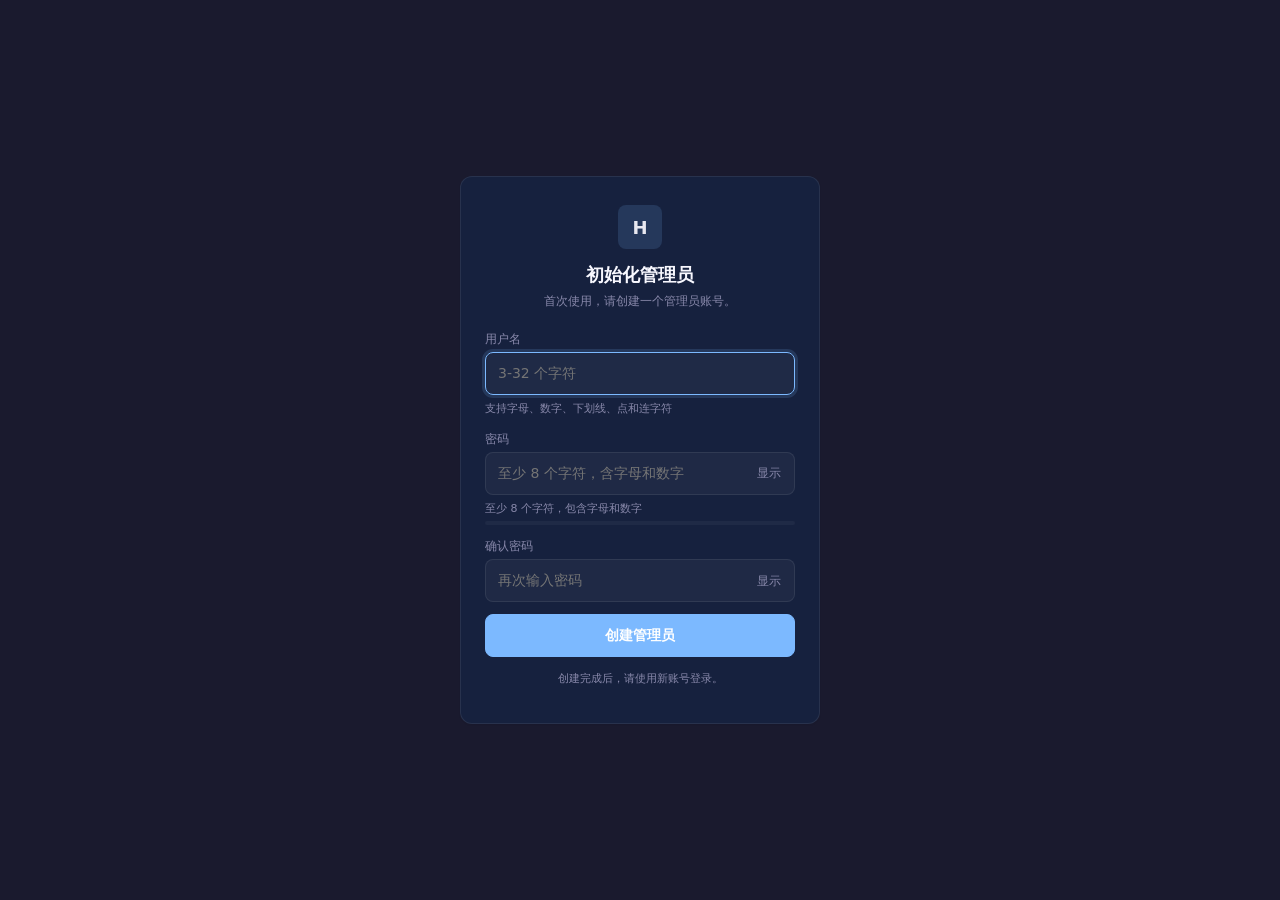
<file: static/setup.html>
<!DOCTYPE html>
<html lang="zh-CN">
<head>
  <meta charset="UTF-8">
  <meta name="viewport" content="width=device-width, initial-scale=1.0">
  <title>初始化管理员 · Hermes</title>
  <link rel="stylesheet" href="/static/login.css">
</head>
<body class="login-page">
  <main class="login-card" aria-labelledby="setup-title">
    <div class="login-logo" aria-hidden="true">H</div>
    <h1 id="setup-title">初始化管理员</h1>
    <p id="setup-desc" class="login-sub">首次使用，请创建一个管理员账号。</p>
    <form id="setup-form" autocomplete="off" novalidate>
      <div class="login-field">
        <label for="setup-username">用户名</label>
        <input type="text" name="username" id="setup-username"
               class="login-input" placeholder="3-32 个字符" minlength="3" maxlength="32"
               autocomplete="username" aria-describedby="username-hint"
               pattern="[A-Za-z0-9_.\-]+" required autofocus>
        <div id="username-hint" class="login-hint">支持字母、数字、下划线、点和连字符</div>
      </div>
      <div class="login-field">
        <label for="setup-password">密码</label>
        <div class="login-password">
        <input type="password" name="password" id="setup-password"
               class="login-input" placeholder="至少 8 个字符，含字母和数字" minlength="8"
               autocomplete="new-password" aria-describedby="password-hint" required>
          <button type="button" class="login-password-toggle" data-target="setup-password" aria-label="显示密码">显示</button>
        </div>
        <div id="password-hint" class="login-hint"><span>至少 8 个字符，包含字母和数字</span><span id="password-strength-label" class="login-hint-strength"></span></div>
        <div class="login-strength-bar" id="password-strength" aria-hidden="true"><span></span></div>
      </div>
      <div class="login-field">
        <label for="setup-password-confirm">确认密码</label>
        <div class="login-password">
        <input type="password" name="password_confirm" id="setup-password-confirm"
               class="login-input" placeholder="再次输入密码" minlength="8"
               autocomplete="new-password" required>
          <button type="button" class="login-password-toggle" data-target="setup-password-confirm" aria-label="显示密码">显示</button>
        </div>
      </div>
      <button type="submit" id="setup-submit" class="login-btn-primary">创建管理员</button>
      <div id="setup-error" class="login-error" role="alert" aria-live="polite" hidden></div>
    </form>
    <p class="login-foot">创建完成后，请使用新账号登录。</p>
  </main>
  <script src="/static/setup.js"></script>
</body>
</html>
</file>
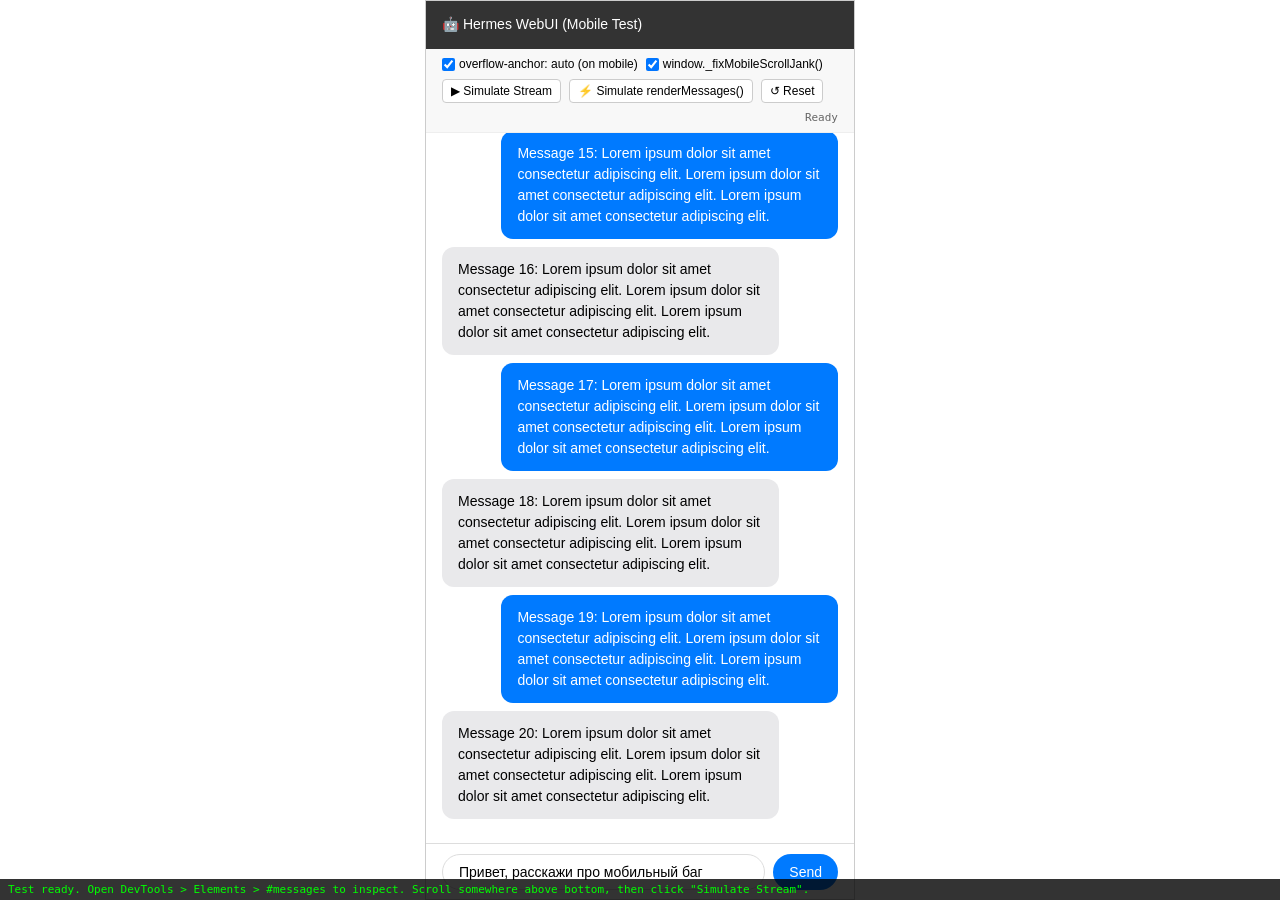
<file: tests/test_mobile_scroll_jank.html>
<!DOCTYPE html>
<html lang="en">
<head>
<meta charset="UTF-8">
<meta name="viewport" content="width=device-width,initial-scale=1,maximum-scale=1,user-scalable=no">
<title>Mobile Scroll Jank Test</title>
<style>
  /* Simulate the Hermes WebUI messages container */
  *{box-sizing:border-box;margin:0;padding:0}

  .shell{display:flex;flex-direction:column;height:100vh;width:100%;max-width:430px;margin:0 auto;border:1px solid #ccc;position:relative;}

  .header{height:48px;background:#333;color:#fff;display:flex;align-items:center;padding:0 16px;font:14px/1.4 sans-serif;flex-shrink:0;}

  .messages-shell{flex:1;min-height:0;position:relative;display:flex;flex-direction:column;}

  /* EXACT copy of the .messages CSS from hermes-webui */
  .messages{flex:1;overflow-y:auto;overflow-x:hidden;display:flex;flex-direction:column;min-height:0;position:relative;z-index:0;
    -webkit-overflow-scrolling:touch;touch-action:pan-y;overscroll-behavior-y:contain;
  }
  /* Test target: start with overflow-anchor:auto so it matches the new fix */
  .messages.test-auto{overflow-anchor:auto;}
  /* Legacy (buggy): overflow-anchor:none — simulate the OLD behavior */
  .messages.test-none{overflow-anchor:none;}

  .msgInner{padding:16px;}

  .message{padding:12px 16px;margin-bottom:8px;border-radius:12px;background:#f0f0f0;font:14px/1.5 sans-serif;max-width:85%;}
  .message.user{background:#007aff;color:#fff;align-self:flex-end;margin-left:auto;}
  .message.assistant{background:#e9e9eb;color:#000;align-self:flex-start;}
  .message .thinking{color:#666;font-style:italic;margin-bottom:8px;border-left:2px solid #999;padding-left:8px;}
  .message .reasoning{background:rgba(0,0,0,.05);border-radius:8px;padding:8px;font-size:13px;line-height:1.4;margin-bottom:6px;}

  .composer{height:56px;border-top:1px solid #ddd;display:flex;align-items:center;padding:0 16px;background:#fff;flex-shrink:0;gap:8px;}
  .composer input{flex:1;height:36px;border:1px solid #ddd;border-radius:18px;padding:0 16px;font:14px sans-serif;outline:none;}
  .composer button{height:36px;padding:0 16px;border:none;border-radius:18px;background:#007aff;color:#fff;font:14px sans-serif;cursor:pointer;}

  .controls{display:flex;gap:8px;padding:8px 16px;background:#f8f8f8;align-items:center;flex-wrap:wrap;border-bottom:1px solid #eee;flex-shrink:0;}
  .controls label{font:12px sans-serif;display:flex;align-items:center;gap:4px;cursor:pointer;}
  .controls button{font:12px sans-serif;padding:4px 8px;border:1px solid #ccc;border-radius:4px;background:#fff;cursor:pointer;}
  .controls button.active{background:#007aff;color:#fff;border-color:#007aff;}
  .controls .status{font:11px monospace;color:#666;margin-left:auto;}

  #status{position:fixed;bottom:0;left:0;right:0;background:rgba(0,0,0,.8);color:#0f0;font:11px monospace;padding:4px 8px;z-index:999;}
  #status.fail{color:#f00;}
  #status.warn{color:#ff0;}
</style>
</head>
<body>

<div class="shell">
  <div class="header">🤖 Hermes WebUI (Mobile Test)</div>

  <div class="controls">
    <label><input type="checkbox" id="fixCss" checked> overflow-anchor: auto (on mobile)</label>
    <label><input type="checkbox" id="fixJs" checked> window._fixMobileScrollJank()</label>
    <button id="btnStream">▶ Simulate Stream</button>
    <button id="btnRender">⚡ Simulate renderMessages()</button>
    <button id="btnReset">↺ Reset</button>
    <span class="status" id="stats">Ready</span>
  </div>

  <div class="messages-shell">
    <div class="messages" id="messages" tabindex="0">
      <div class="msgInner" id="msgInner"></div>
    </div>
  </div>

  <div class="composer">
    <input type="text" id="composerInput" placeholder="Type a message..." value="Привет, расскажи про мобильный баг">
    <button id="btnSend">Send</button>
  </div>
</div>

<div id="status">Test ready. Open DevTools > Elements > #messages to inspect. Scroll somewhere above bottom, then click "Simulate Stream".</div>

<script>
(function(){
  // ---------------------------------------------------------------
  // Simulate Hermes WebUI scroll infrastructure
  // ---------------------------------------------------------------
  const messages=document.getElementById('messages');
  const msgInner=document.getElementById('msgInner');
  const status=document.getElementById('status');

  let _msgIdx=0;
  let _scrollPinned=true;
  let _messageUserUnpinned=false;
  let _nearBottomCount=1;
  let _lastScrollTop=0;
  let _bottomSettleToken=0;
  let _programmaticScroll=false;
  let _animationCount=0;
  let _jankCount=0;

  // Helper to set status
  function setStatus(text,type){
    status.textContent=text;
    status.className=type||'';
  }

  // ---------------------------------------------------------------
  // Overflow-anchor toggle for fix-js test
  // ---------------------------------------------------------------
  window._fixMobileScrollJank=function _fixMobileScrollJank(){
    if(!document.getElementById('fixJs').checked) return; // test: fix disabled
    const el=document.getElementById('messages');
    if(!el) return;
    if(window.matchMedia('(hover:hover) and (pointer:fine)').matches) return;
    el.style.overflowAnchor='auto';
    requestAnimationFrame(()=>{if(el.style.overflowAnchor==='auto') el.style.overflowAnchor='';});
  };

  // ---------------------------------------------------------------
  // Messages scroll helpers (mirrors Hermes WebUI)
  // ---------------------------------------------------------------
  function _setMessageScrollToBottom(){
    _programmaticScroll=true;
    messages.scrollTop=messages.scrollHeight;
    _lastScrollTop=messages.scrollTop;
    _nearBottomCount=1;
    _scrollPinned=true;
  }

  function scrollIfPinned(){
    if(!_scrollPinned||_messageUserUnpinned) return;
    const dist=messages.scrollHeight-messages.scrollTop-messages.clientHeight;
    if(dist>500) _setMessageScrollToBottom();
  }

  function _captureMessageScrollSnapshot(){
    return {
      top:messages.scrollTop,
      bottom:Math.max(0,messages.scrollHeight-messages.scrollTop-messages.clientHeight),
      scrollHeight:messages.scrollHeight,
      pinned:_scrollPinned,
      userUnpinned:_messageUserUnpinned,
    };
  }

  function _restoreSnapshot(snap){
    if(!snap) return;
    const maxTop=Math.max(0,messages.scrollHeight-messages.clientHeight);
    const target=snap.pinned
      ? maxTop-Math.max(0,snap.bottom||0)
      : Math.min(Number(snap.top)||0, maxTop);
    messages.scrollTop=Math.max(0,target);
    _lastScrollTop=messages.scrollTop;
    if(snap.pinned) _scrollPinned=true;
  }

  // ---------------------------------------------------------------
  // Content helpers
  // ---------------------------------------------------------------
  function addMessage(role,content){
    const div=document.createElement('div');
    div.className='message '+role;
    div.innerHTML=content;
    msgInner.appendChild(div);
  }

  function fillInitialMessages(count){
    msgInner.innerHTML='';
    for(let i=0;i<count;i++){
      const role=i%2===0?'user':'assistant';
      addMessage(role,`Message ${i+1}: `+'Lorem ipsum dolor sit amet consectetur adipiscing elit. '.repeat(3));
    }
    // Scroll to bottom initially
    _setMessageScrollToBottom();
  }

  function appendStreamingChunk(text){
    // Find or create a "live" assistant turn
    let live=document.getElementById('liveAssistantTurn');
    if(!live){
      const div=document.createElement('div');
      div.id='liveAssistantTurn';
      div.className='message assistant';
      div.dataset.liveAssistant='1';
      const thinking=document.createElement('div');
      thinking.className='thinking';
      thinking.id='liveThinking';
      thinking.textContent='Thinking...';
      div.appendChild(thinking);
      msgInner.appendChild(div);
      live=div;
    }
    // Update thinking content
    const thinking=document.getElementById('liveThinking');
    if(!text||text.trim()===''){
      // Initial: thinking card
    } else {
      // Replace thinking with content + new thinking card
      live.innerHTML='<div style="margin-bottom:6px;background:rgba(0,0,0,.03);border-radius:8px;padding:8px;"><b>Reasoning:</b> '+text.slice(0,100)+'...</div><div style="margin-top:6px;"><span class="reasoning">'+text+'</span><br>▶ Response content...</div>';
    }
  }

  // ---------------------------------------------------------------
  // THE BUG REPRODUCTION: simulate innerHTML=''
  // ---------------------------------------------------------------
  function simulateRenderMessages(preserveScroll){
    const snap=_captureMessageScrollSnapshot();

    // THE PROBLEM: before the fix, this innerHTML='' on mobile with
    // overflow-anchor:none causes scrollTop to jank to 0 for one frame.
    if(document.getElementById('fixJs').checked && typeof window._fixMobileScrollJank==='function'){
      window._fixMobileScrollJank();
    }

    msgInner.innerHTML='';

    // Rebuild DOM (simple: just add a few messages back)
    for(let i=0;i<3;i++){
      addMessage('user','User message during re-render');
      addMessage('assistant','Assistant response during re-render');
    }

    // Capture the jank
    const currentTop=messages.scrollTop;

    // Restore
    if(preserveScroll) _restoreSnapshot(snap);

    const afterRestore=messages.scrollTop;

    return {scrollBeforeWipe:messages.scrollTop,scrollAfterWipe:currentTop,scrollAfterRestore:afterRestore};
  }

  // ---------------------------------------------------------------
  // THE BUG REPRODUCTION: stream simulation
  // ---------------------------------------------------------------
  function simulateStreamTick(){
    const chunk=`Step ${++_animationCount}: `+'Detected potential scroll boundary... overflow-anchor='.repeat(5);

    const snap=_captureMessageScrollSnapshot();

    // HACK: to trigger the bug reliably, set overflow-anchor:none
    // so the browser paints a frame with scrollTop=0
    // Only for test-none mode when fixJs is OFF
    if(!document.getElementById('fixJs').checked && document.querySelector('#messages').classList.contains('test-none')){
      // Force jank: clear DOM without protection
    }

    // Apply JS fix if enabled
    if(document.getElementById('fixJs').checked && typeof window._fixMobileScrollJank==='function'){
      window._fixMobileScrollJank();
    }

    // Simulate _doRender logic:
    appendStreamingChunk(chunk);

    // Simulate scrollIfPinned
    scrollIfPinned();

    // Check for jank:
    const el=messages;
    const current=el.scrollTop;
    const maxScroll=Math.max(0,el.scrollHeight-el.clientHeight);

    // Detect jank: scrollTop fell to 0 or very low when user was pinned
    // at the bottom or scrolled up to read a mid-stream message
    if(snap.pinned && maxScroll>100 && (current<10 || (current < maxScroll-50 && snap.bottom>0 && snap.bottom<500))){
      // This is the jank!
      _jankCount++;
      setStatus(`⚠️ JANK DETECTED #${_jankCount}: scrollTop=${current}, maxScroll=${maxScroll}, snap.top=${snap.top}, bottom=${snap.bottom}`, 'fail');
      return false;
    }

    setStatus(`✓ Stream tick #${_animationCount}: scrollTop=${current}/${maxScroll}`, '');
    return true;
  }

  // ---------------------------------------------------------------
  // Test: Simulate full stream sequence (5 ticks)
  // ---------------------------------------------------------------
  async function runStreamTest(){
    setStatus('Starting stream test...','');
    _jankCount=0;
    _animationCount=0;

    // Record fix mode
    const cssFix=document.getElementById('fixCss').checked;
    const jsFix=document.getElementById('fixJs').checked;

    // Apply CSS fix: update overflow-anchor
    const el=messages;
    if(cssFix){
      el.classList.remove('test-none');
      el.classList.add('test-auto');
    } else {
      el.classList.remove('test-auto');
      el.classList.add('test-none');
    }

    for(let i=0;i<10;i++){
      await new Promise(r=>setTimeout(r,150));
      const ok=simulateStreamTick();
      if(!ok && !cssFix && !jsFix){
        // Expected: buggy mode janks
        setStatus(`BUG REPRODUCED: jank #${_jankCount} at tick ${i+1} (expected in buggy mode)`, 'warn');
      }
    }

    // Final status
    if(cssFix||jsFix){
      if(_jankCount===0){
        setStatus(`✓ PASS: ${_jankCount} janks with fix (css=${cssFix}, js=${jsFix})`, '');
      } else {
        setStatus(`⚠️ PARTIAL: ${_jankCount} janks with fix (css=${cssFix}, js=${jsFix})`, 'warn');
      }
    } else {
      setStatus(`ℹ️ BUG MODE: ${_jankCount} janks (expected — no fixes active)`, 'warn');
    }
  }

  // ---------------------------------------------------------------
  // Test: simulate renderMessages innerHTML wipe
  // ---------------------------------------------------------------
  function runRenderTest(){
    const cssFix=document.getElementById('fixCss').checked;
    const jsFix=document.getElementById('fixJs').checked;

    const el=messages;
    if(cssFix){
      el.classList.remove('test-none');
      el.classList.add('test-auto');
    } else {
      el.classList.remove('test-auto');
      el.classList.add('test-none');
    }

    // First, scroll user up a bit (as if reading)
    messages.scrollTop=Math.max(0,messages.scrollHeight-messages.clientHeight-200);
    _scrollPinned=false;
    _messageUserUnpinned=true;
    setStatus(`Scrolled up to ${messages.scrollTop}. Running renderMessages(preserveScroll)...`,'');

    const result=simulateRenderMessages(true);
    setStatus(`Render test: jank window=${result.scrollAfterWipe}, restore=${result.scrollAfterRestore}`, result.scrollAfterWipe<10&&!cssFix&&!jsFix?'warn':'');
  }

  // ---------------------------------------------------------------
  // Setup
  // ---------------------------------------------------------------
  fillInitialMessages(20);

  // Event listeners
  document.getElementById('btnStream').addEventListener('click', runStreamTest);
  document.getElementById('btnRender').addEventListener('click', runRenderTest);
  document.getElementById('btnReset').addEventListener('click', function(){
    _jankCount=0;
    _animationCount=0;
    _scrollPinned=true;
    _messageUserUnpinned=false;
    fillInitialMessages(20);
    setStatus('Reset. Tap "Simulate Stream" or "renderMessages" to test.','');
  });

  document.getElementById('fixCss').addEventListener('change', function(){
    const el=messages;
    if(this.checked){
      el.classList.remove('test-none');
      el.classList.add('test-auto');
    } else {
      el.classList.remove('test-auto');
      el.classList.add('test-none');
    }
    setStatus(`CSS overflow-anchor: ${this.checked?'auto':'none'}`,'');
  });

  document.getElementById('btnSend').addEventListener('click', function(){
    const input=document.getElementById('composerInput');
    const text=input.value.trim();
    if(!text) return;
    addMessage('user',text);
    // Auto-scroll bottom
    _setMessageScrollToBottom();
    input.value='';
    setStatus(`Sent: "${text.slice(0,30)}..."`,'');
    // Simulate a thinking card appearing
    setTimeout(()=>{
      appendStreamingChunk('');
      _setMessageScrollToBottom();
      setStatus('Assistant is thinking...','');
    },300);
  });
})();
</script>
</body>
</html>
</file>
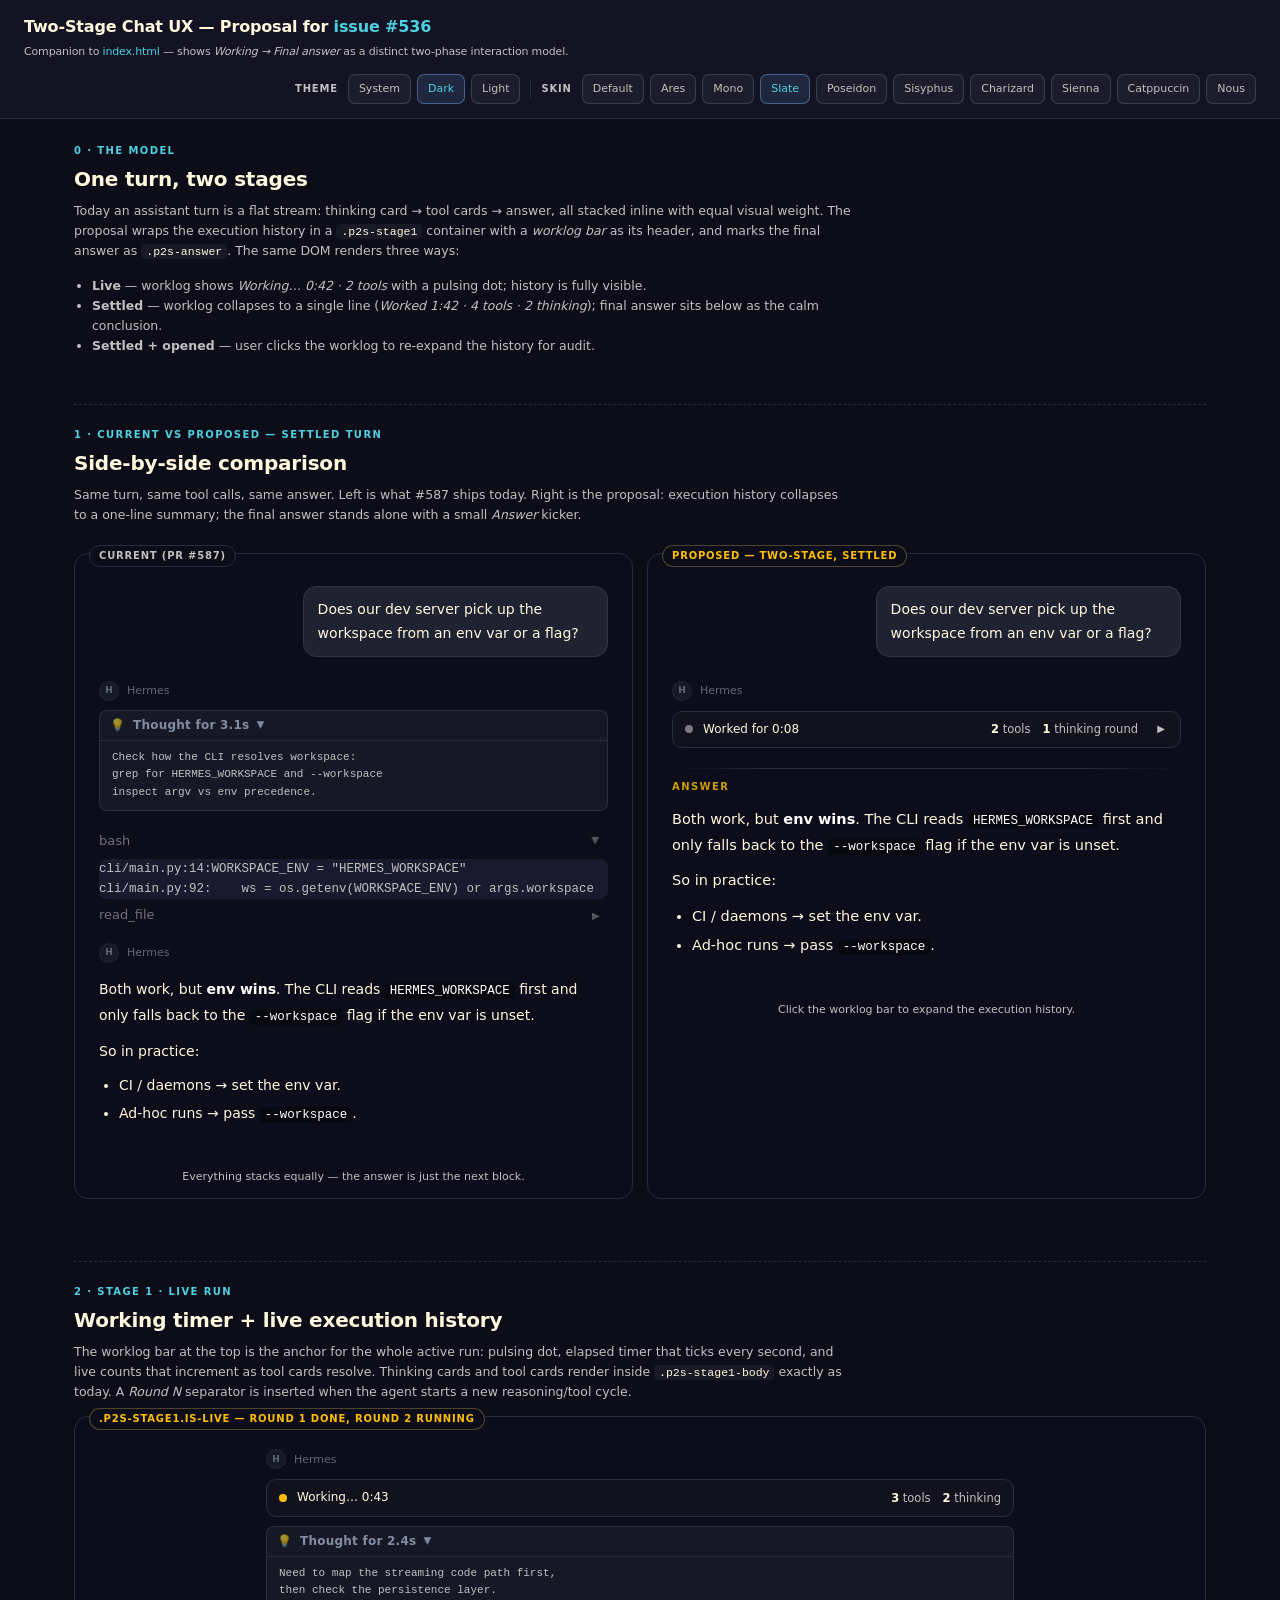
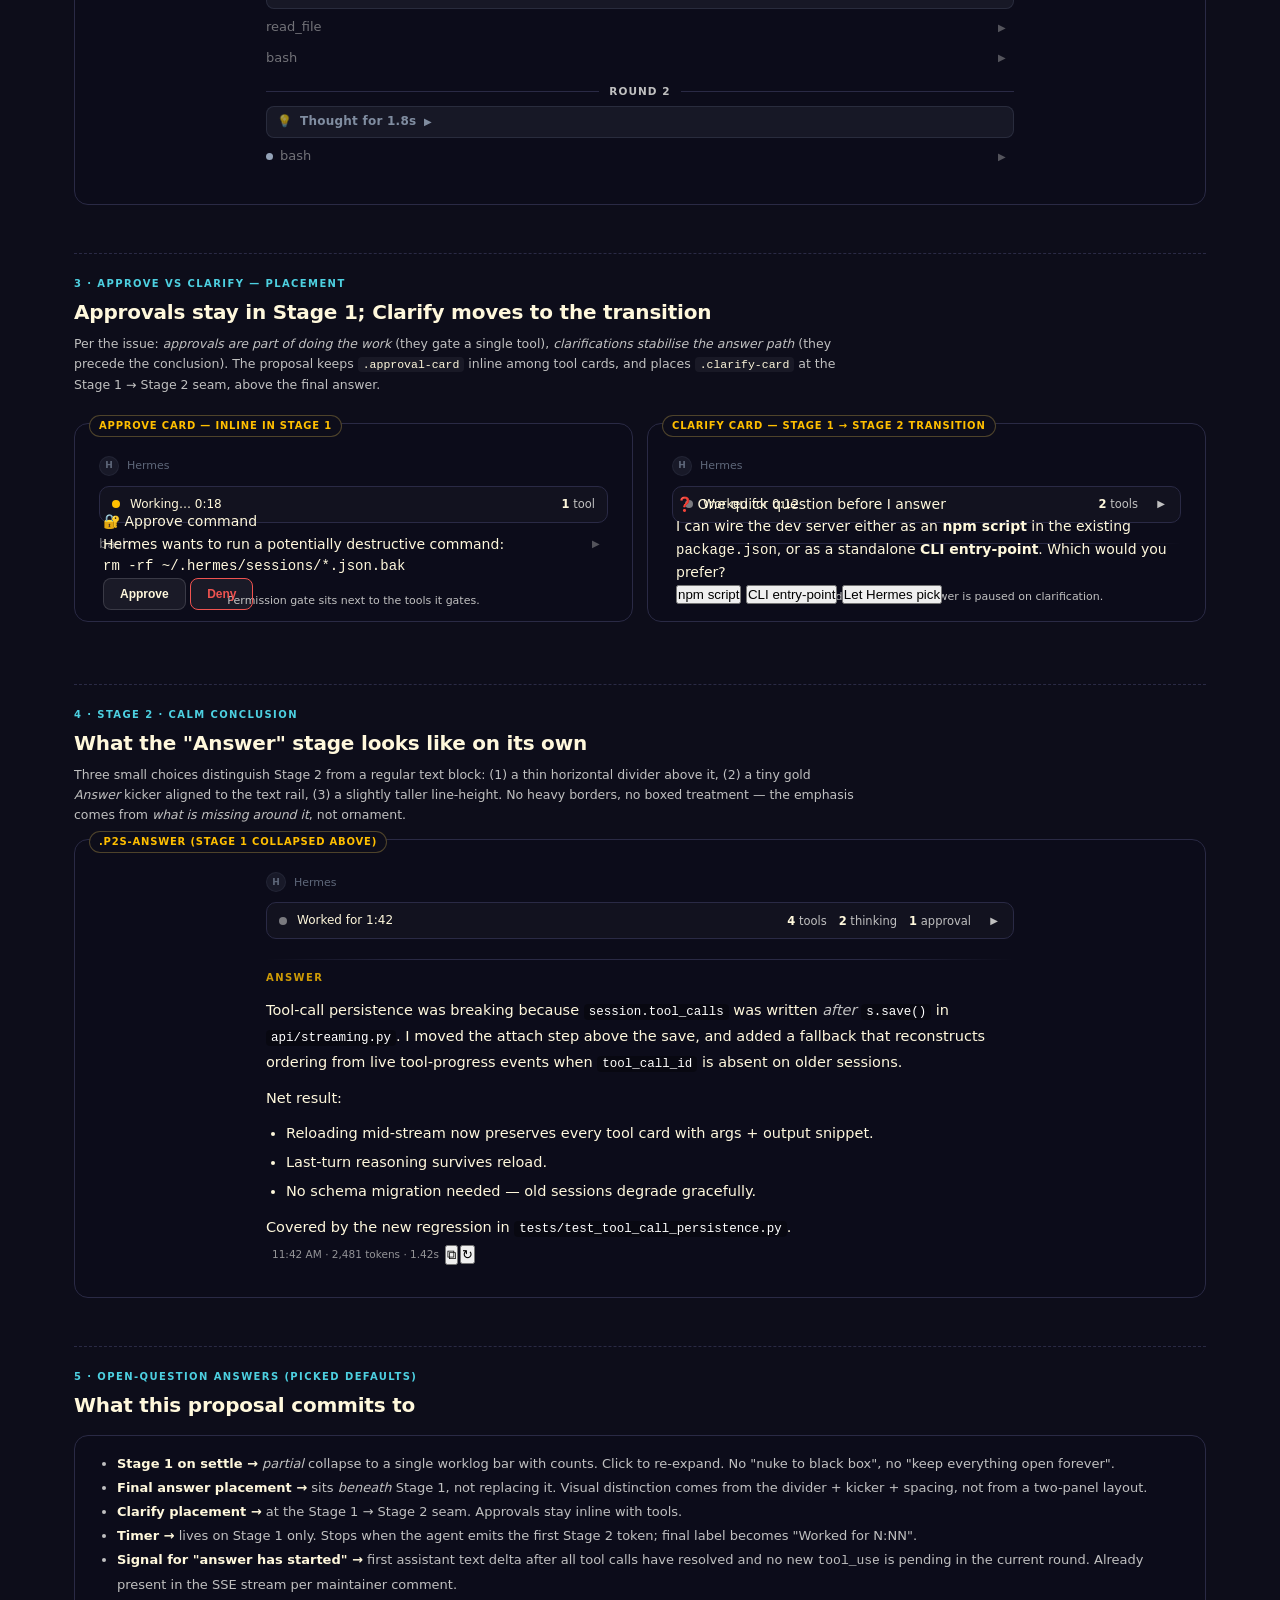
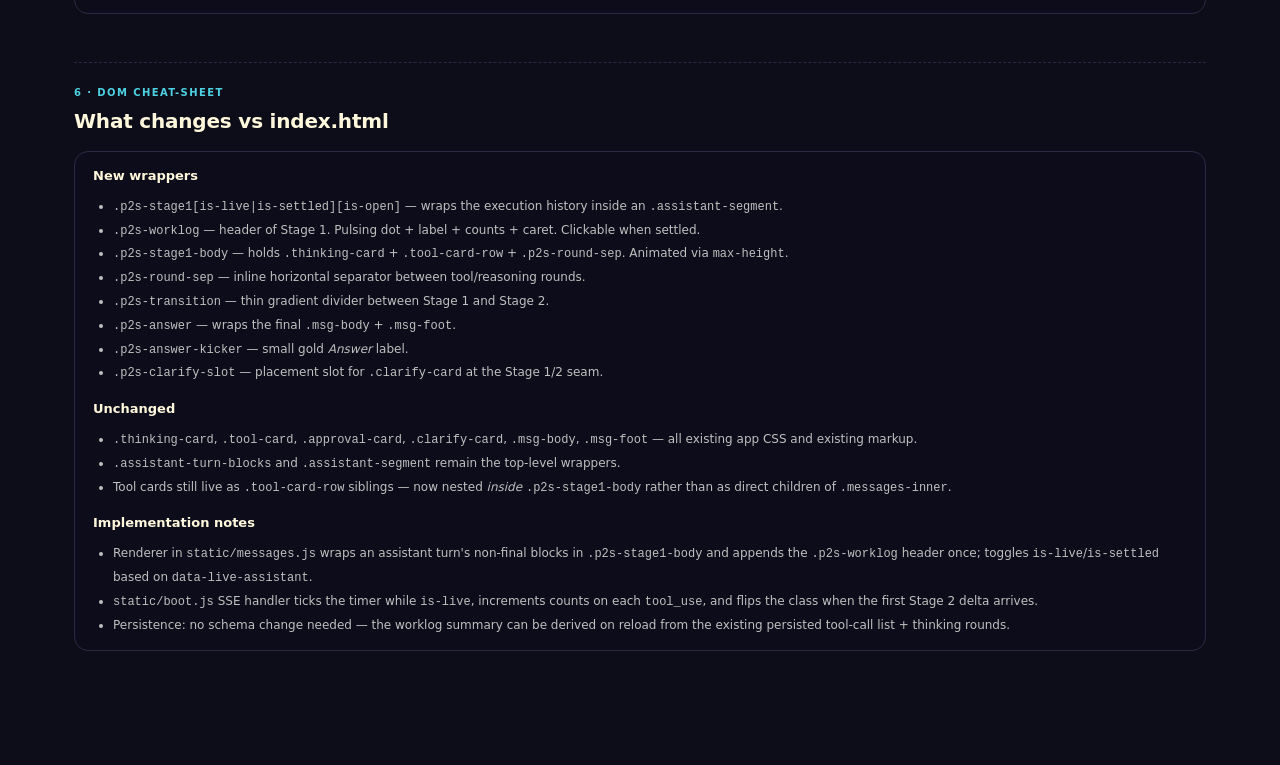
<file: docs/ui-ux/two-stage-proposal.html>
<!doctype html>
<html lang="en" class="dark" data-skin="slate">
<head>
  <meta charset="utf-8">
  <title>Hermes WebUI — Two-Stage Chat Proposal (Issue #536)</title>
  <meta name="viewport" content="width=device-width,initial-scale=1">
  <link rel="stylesheet" href="../../static/style.css">
  <style>
    /* ──────────────────────────────────────────────────────────────
       Doc-chrome scaffold (same pattern as index.html) — real app CSS
       is used unchanged inside .messages / .msg-row. New proposed
       elements are prefixed .p2s- so nothing collides with the app.
       ────────────────────────────────────────────────────────────── */
    body{display:block !important;height:auto !important;min-height:100vh;overflow:auto !important;}
    .doc-header{position:sticky;top:0;z-index:50;background:var(--topbar-bg);backdrop-filter:blur(12px);border-bottom:1px solid var(--border);padding:14px 24px;display:flex;flex-wrap:wrap;align-items:center;gap:14px;}
    .doc-title{font-size:16px;font-weight:700;letter-spacing:-.01em;color:var(--text);}
    .doc-title small{display:block;font-size:11px;font-weight:500;color:var(--muted);margin-top:3px;}
    .doc-title a{color:var(--blue);text-decoration:none;}
    .doc-toggles{display:flex;flex-wrap:wrap;gap:6px;margin-left:auto;}
    .doc-toggles button{font:inherit;font-size:11px;padding:5px 10px;border-radius:7px;border:1px solid var(--border2);background:var(--input-bg);color:var(--muted);cursor:pointer;}
    .doc-toggles button.on{background:rgba(124,185,255,.12);border-color:rgba(124,185,255,.4);color:var(--blue);}
    .doc-main{max-width:1180px;margin:0 auto;padding:24px 24px 120px;}
    .doc-section{margin:48px 0 8px;padding-top:22px;border-top:1px dashed var(--border);}
    .doc-section:first-of-type{border-top:none;padding-top:0;margin-top:0;}
    .doc-kicker{font-size:10px;font-weight:700;letter-spacing:.14em;text-transform:uppercase;color:var(--blue);}
    .doc-h{font-size:20px;font-weight:700;color:var(--text);margin:4px 0 6px;letter-spacing:-.01em;}
    .doc-note{font-size:12.5px;color:var(--muted);line-height:1.6;max-width:780px;margin-bottom:14px;}
    .doc-note code{color:var(--text);background:rgba(255,255,255,.05);padding:1px 5px;border-radius:4px;font-size:11.5px;}
    .doc-card{position:relative;background:var(--main-bg);border:1px solid var(--border);border-radius:14px;padding:6px 8px;margin:14px 0;}
    .doc-label{position:absolute;top:-9px;left:14px;font-size:10px;font-weight:700;text-transform:uppercase;letter-spacing:.08em;padding:2px 9px;background:var(--bg);color:var(--muted);border:1px solid var(--border);border-radius:999px;}
    .doc-label.current{color:var(--muted);}
    .doc-label.proposed{color:var(--gold);border-color:rgba(201,168,76,.35);background:var(--bg);}
    .force-show .msg-actions,.force-show .msg-time,.force-show .msg-foot{opacity:1 !important;}
    .messages.doc-messages{overflow:visible;display:block;}
    .messages-inner.doc-inner{padding:14px 16px;}
    .approval-card.doc-visible,.clarify-card.doc-visible{display:block;}
    .doc-grid-2{display:grid;grid-template-columns:repeat(auto-fit,minmax(440px,1fr));gap:14px;}

    /* ──────────────────────────────────────────────────────────────
       Proposed two-stage elements (prefix .p2s-)

       The proposal introduces one container (.p2s-stage1) that wraps
       the execution history (thinking + tool cards) and one visual
       treatment (.p2s-answer) for the final-answer segment. The same
       DOM can be rendered in three modes:

         .p2s-stage1.is-live      →  Working timer + expanded history
         .p2s-stage1.is-settled   →  Collapsed to one-line summary
         .p2s-stage1.is-settled.is-open → expanded on demand

       Everything else (thinking-card, tool-card-row, msg-body) is the
       existing app CSS unchanged.
       ────────────────────────────────────────────────────────────── */

    /* Worklog bar — the header of Stage 1.
       Aligns with every other rail child via --msg-rail / --msg-max. */
    .p2s-worklog{
      display:flex;align-items:center;gap:10px;
      margin:4px 0 6px var(--msg-rail);
      max-width:var(--msg-max);
      padding:8px 12px;
      border:1px solid var(--border);
      border-radius:10px;
      background:rgba(255,255,255,.025);
      font-size:12px;color:var(--muted);
      cursor:pointer;user-select:none;
      transition:border-color .15s,background .15s;
    }
    .p2s-worklog:hover{border-color:var(--border2);background:rgba(255,255,255,.04);}
    .p2s-worklog-dot{
      width:8px;height:8px;border-radius:50%;background:var(--gold);flex-shrink:0;
      box-shadow:0 0 0 0 rgba(201,168,76,.4);
    }
    .p2s-stage1.is-live .p2s-worklog-dot{
      animation:p2sPulse 1.4s ease-in-out infinite;
    }
    .p2s-stage1.is-settled .p2s-worklog-dot{
      background:var(--muted);opacity:.6;
    }
    @keyframes p2sPulse{
      0%,100%{box-shadow:0 0 0 0 rgba(201,168,76,.45);}
      50%{box-shadow:0 0 0 6px rgba(201,168,76,0);}
    }
    .p2s-worklog-label{color:var(--text);font-weight:500;}
    .p2s-worklog-stats{margin-left:auto;display:flex;gap:12px;color:var(--muted);font-size:11.5px;}
    .p2s-worklog-stats b{color:var(--text);font-weight:600;}
    .p2s-worklog-caret{
      display:inline-block;width:14px;height:14px;line-height:14px;text-align:center;
      color:var(--muted);font-size:10px;transition:transform .2s;
      margin-left:6px;
    }
    .p2s-stage1.is-live .p2s-worklog-caret{display:none;}
    .p2s-stage1.is-settled.is-open .p2s-worklog-caret{transform:rotate(90deg);}

    /* Stage 1 body — holds thinking + tool cards + round separators. */
    .p2s-stage1-body{
      overflow:hidden;
      transition:max-height .35s ease,opacity .25s ease;
    }
    .p2s-stage1.is-live .p2s-stage1-body,
    .p2s-stage1.is-settled.is-open .p2s-stage1-body{
      max-height:2000px;opacity:1;
    }
    .p2s-stage1.is-settled:not(.is-open) .p2s-stage1-body{
      max-height:0;opacity:0;pointer-events:none;
    }

    /* Round separator — shown inside Stage 1 between execution rounds. */
    .p2s-round-sep{
      display:flex;align-items:center;gap:10px;
      margin:10px 0 6px var(--msg-rail);
      max-width:var(--msg-max);
      color:var(--muted);
      font-size:10.5px;font-weight:700;letter-spacing:.1em;text-transform:uppercase;
    }
    .p2s-round-sep::before,.p2s-round-sep::after{
      content:"";flex:1;height:1px;background:var(--border);
    }

    /* Stage 1 → Stage 2 transition divider. */
    .p2s-transition{
      margin:14px 0 10px var(--msg-rail);
      max-width:var(--msg-max);
      height:1px;
      background:linear-gradient(
        to right,transparent,var(--border) 20%,var(--border) 80%,transparent
      );
    }

    /* Stage 2 — the final answer wrapper.

       Design intent: nothing loud. A small "Answer" kicker in gold,
       slightly taller line-height, the existing .msg-body styling,
       and a gentle top breathing-space. The user arrives at this
       block and it *feels* like a conclusion, not another tool row.
    */
    .p2s-answer{margin-top:8px;}
    .p2s-answer-kicker{
      margin:0 0 4px var(--msg-rail);
      max-width:var(--msg-max);
      font-size:10px;font-weight:700;letter-spacing:.14em;text-transform:uppercase;
      color:var(--gold);opacity:.8;
    }
    .p2s-answer .msg-body{
      font-size:14.5px;line-height:1.78;
    }

    /* Clarify slot — placed at the transition rather than inline. */
    .p2s-clarify-slot{
      margin:12px 0 4px var(--msg-rail);
      max-width:var(--msg-max);
    }
    .p2s-clarify-slot .clarify-card{margin:0;}

    /* Comparison-grid accents. */
    .doc-compare-caption{
      font-size:11px;color:var(--muted);text-align:center;padding:6px 0;
    }
  </style>
</head>
<body>

<header class="doc-header">
  <div class="doc-title">
    Two-Stage Chat UX — Proposal for <a href="https://github.com/nesquena/hermes-webui/issues/536" target="_blank">issue #536</a>
    <small>Companion to <a href="./index.html">index.html</a> — shows <em>Working → Final answer</em> as a distinct two-phase interaction model.</small>
  </div>
  <div class="doc-toggles">
    <strong style="font-size:10px;color:var(--muted);letter-spacing:.08em;text-transform:uppercase;align-self:center;margin-right:4px;">Theme</strong>
    <button data-mode-btn="system">System</button>
    <button data-mode-btn="dark" class="on">Dark</button>
    <button data-mode-btn="light">Light</button>
    <span style="width:1px;height:18px;background:var(--border);margin:0 4px;align-self:center;"></span>
    <strong style="font-size:10px;color:var(--muted);letter-spacing:.08em;text-transform:uppercase;align-self:center;margin-right:4px;">Skin</strong>
    <button data-skin-btn="default">Default</button>
    <button data-skin-btn="ares">Ares</button>
    <button data-skin-btn="mono">Mono</button>
    <button data-skin-btn="slate" class="on">Slate</button>
    <button data-skin-btn="poseidon">Poseidon</button>
    <button data-skin-btn="sisyphus">Sisyphus</button>
    <button data-skin-btn="charizard">Charizard</button>
    <button data-skin-btn="sienna">Sienna</button>
    <button data-skin-btn="catppuccin">Catppuccin</button>
    <button data-skin-btn="nous">Nous</button>
  </div>
</header>

<main class="doc-main">

<!-- ============================================================= -->
<section class="doc-section">
  <div class="doc-kicker">0 · The model</div>
  <h2 class="doc-h">One turn, two stages</h2>
  <p class="doc-note">
    Today an assistant turn is a flat stream: thinking card → tool cards → answer, all stacked
    inline with equal visual weight. The proposal wraps the execution history in a
    <code>.p2s-stage1</code> container with a <em>worklog bar</em> as its header, and marks the
    final answer as <code>.p2s-answer</code>. The same DOM renders three ways:
  </p>
  <ul class="doc-note" style="padding-left:18px;list-style:disc;">
    <li><b>Live</b> — worklog shows <em>Working… 0:42 · 2 tools</em> with a pulsing dot; history is fully visible.</li>
    <li><b>Settled</b> — worklog collapses to a single line (<em>Worked 1:42 · 4 tools · 2 thinking</em>); final answer sits below as the calm conclusion.</li>
    <li><b>Settled + opened</b> — user clicks the worklog to re-expand the history for audit.</li>
  </ul>
</section>

<!-- ============================================================= -->
<section class="doc-section">
  <div class="doc-kicker">1 · Current vs proposed — settled turn</div>
  <h2 class="doc-h">Side-by-side comparison</h2>
  <p class="doc-note">
    Same turn, same tool calls, same answer. Left is what #587 ships today. Right is the
    proposal: execution history collapses to a one-line summary; the final answer stands alone
    with a small <em>Answer</em> kicker.
  </p>

  <div class="doc-grid-2">

    <!-- CURRENT ──────────────────────────────────────────────── -->
    <div class="doc-card"><span class="doc-label current">Current (PR #587)</span>
      <div class="messages doc-messages"><div class="messages-inner doc-inner">
        <div class="msg-row" data-role="user">
          <div class="msg-body"><p>Does our dev server pick up the workspace from an env var or a flag?</p></div>
        </div>
        <div class="msg-row assistant-turn" data-role="assistant">
          <div class="msg-role assistant"><span class="role-icon assistant">H</span><span>Hermes</span></div>
          <div class="assistant-turn-blocks"><div class="assistant-segment">
            <div class="thinking-card open">
              <div class="thinking-card-header">
                <span class="thinking-card-icon">💡</span>
                <span class="thinking-card-label">Thought for 3.1s</span>
                <span class="thinking-card-toggle">▶</span>
              </div>
              <div class="thinking-card-body"><pre>Check how the CLI resolves workspace:
grep for HERMES_WORKSPACE and --workspace
inspect argv vs env precedence.</pre></div>
            </div>
          </div></div>
        </div>
        <div class="tool-card-row">
          <div class="tool-card open">
            <div class="tool-card-header">
              <span class="tool-card-icon">⚡</span>
              <span class="tool-card-name">bash</span>
              <span class="tool-card-preview">grep -rn "HERMES_WORKSPACE" . · exit 0</span>
              <span class="tool-card-toggle">▶</span>
            </div>
            <div class="tool-card-detail">
              <div class="tool-card-result"><pre>cli/main.py:14:WORKSPACE_ENV = "HERMES_WORKSPACE"
cli/main.py:92:    ws = os.getenv(WORKSPACE_ENV) or args.workspace</pre></div>
            </div>
          </div>
        </div>
        <div class="tool-card-row">
          <div class="tool-card">
            <div class="tool-card-header">
              <span class="tool-card-icon">📄</span>
              <span class="tool-card-name">read_file</span>
              <span class="tool-card-preview">cli/main.py · 148 lines</span>
              <span class="tool-card-toggle">▶</span>
            </div>
          </div>
        </div>
        <div class="msg-row assistant-turn" data-role="assistant">
          <div class="msg-role assistant"><span class="role-icon assistant">H</span><span>Hermes</span></div>
          <div class="assistant-turn-blocks"><div class="assistant-segment">
            <div class="msg-body">
              <p>Both work, but <strong>env wins</strong>. The CLI reads
              <code>HERMES_WORKSPACE</code> first and only falls back to the
              <code>--workspace</code> flag if the env var is unset.</p>
              <p>So in practice:</p>
              <ul>
                <li>CI / daemons → set the env var.</li>
                <li>Ad-hoc runs → pass <code>--workspace</code>.</li>
              </ul>
            </div>
          </div></div>
        </div>
      </div></div>
      <div class="doc-compare-caption">Everything stacks equally — the answer is just the next block.</div>
    </div>

    <!-- PROPOSED ─────────────────────────────────────────────── -->
    <div class="doc-card"><span class="doc-label proposed">Proposed — two-stage, settled</span>
      <div class="messages doc-messages"><div class="messages-inner doc-inner">
        <div class="msg-row" data-role="user">
          <div class="msg-body"><p>Does our dev server pick up the workspace from an env var or a flag?</p></div>
        </div>
        <div class="msg-row assistant-turn" data-role="assistant">
          <div class="msg-role assistant"><span class="role-icon assistant">H</span><span>Hermes</span></div>
          <div class="assistant-turn-blocks"><div class="assistant-segment">

            <!-- Stage 1 — settled, collapsed to summary (click to expand) -->
            <div class="p2s-stage1 is-settled" data-p2s-toggle>
              <div class="p2s-worklog">
                <span class="p2s-worklog-dot"></span>
                <span class="p2s-worklog-label">Worked for 0:08</span>
                <span class="p2s-worklog-stats">
                  <span><b>2</b> tools</span>
                  <span><b>1</b> thinking round</span>
                </span>
                <span class="p2s-worklog-caret">▶</span>
              </div>
              <div class="p2s-stage1-body">
                <div class="thinking-card open">
                  <div class="thinking-card-header">
                    <span class="thinking-card-icon">💡</span>
                    <span class="thinking-card-label">Thought for 3.1s</span>
                    <span class="thinking-card-toggle">▶</span>
                  </div>
                  <div class="thinking-card-body"><pre>Check how the CLI resolves workspace:
grep for HERMES_WORKSPACE and --workspace
inspect argv vs env precedence.</pre></div>
                </div>
                <div class="tool-card-row">
                  <div class="tool-card">
                    <div class="tool-card-header">
                      <span class="tool-card-icon">⚡</span>
                      <span class="tool-card-name">bash</span>
                      <span class="tool-card-preview">grep -rn "HERMES_WORKSPACE" . · exit 0</span>
                      <span class="tool-card-toggle">▶</span>
                    </div>
                  </div>
                </div>
                <div class="tool-card-row">
                  <div class="tool-card">
                    <div class="tool-card-header">
                      <span class="tool-card-icon">📄</span>
                      <span class="tool-card-name">read_file</span>
                      <span class="tool-card-preview">cli/main.py · 148 lines</span>
                      <span class="tool-card-toggle">▶</span>
                    </div>
                  </div>
                </div>
              </div>
            </div>

            <!-- Stage 2 — the final answer -->
            <div class="p2s-transition"></div>
            <div class="p2s-answer">
              <div class="p2s-answer-kicker">Answer</div>
              <div class="msg-body">
                <p>Both work, but <strong>env wins</strong>. The CLI reads
                <code>HERMES_WORKSPACE</code> first and only falls back to the
                <code>--workspace</code> flag if the env var is unset.</p>
                <p>So in practice:</p>
                <ul>
                  <li>CI / daemons → set the env var.</li>
                  <li>Ad-hoc runs → pass <code>--workspace</code>.</li>
                </ul>
              </div>
            </div>

          </div></div>
        </div>
      </div></div>
      <div class="doc-compare-caption">Click the worklog bar to expand the execution history.</div>
    </div>
  </div>
</section>

<!-- ============================================================= -->
<section class="doc-section">
  <div class="doc-kicker">2 · Stage 1 · Live run</div>
  <h2 class="doc-h">Working timer + live execution history</h2>
  <p class="doc-note">
    The worklog bar at the top is the anchor for the whole active run: pulsing dot, elapsed
    timer that ticks every second, and live counts that increment as tool cards resolve.
    Thinking cards and tool cards render inside <code>.p2s-stage1-body</code> exactly as today.
    A <em>Round N</em> separator is inserted when the agent starts a new reasoning/tool cycle.
  </p>

  <div class="doc-card"><span class="doc-label proposed">.p2s-stage1.is-live — Round 1 done, Round 2 running</span>
    <div class="messages doc-messages"><div class="messages-inner doc-inner">
      <div class="msg-row assistant-turn" data-role="assistant">
        <div class="msg-role assistant"><span class="role-icon assistant">H</span><span>Hermes</span></div>
        <div class="assistant-turn-blocks"><div class="assistant-segment" data-live-assistant="1">

          <div class="p2s-stage1 is-live">
            <div class="p2s-worklog">
              <span class="p2s-worklog-dot"></span>
              <span class="p2s-worklog-label">Working… <span id="p2sTimer">0:42</span></span>
              <span class="p2s-worklog-stats">
                <span><b>3</b> tools</span>
                <span><b>2</b> thinking</span>
              </span>
            </div>
            <div class="p2s-stage1-body">

              <div class="thinking-card open">
                <div class="thinking-card-header">
                  <span class="thinking-card-icon">💡</span>
                  <span class="thinking-card-label">Thought for 2.4s</span>
                  <span class="thinking-card-toggle">▶</span>
                </div>
                <div class="thinking-card-body"><pre>Need to map the streaming code path first,
then check the persistence layer.</pre></div>
              </div>

              <div class="tool-card-row">
                <div class="tool-card">
                  <div class="tool-card-header">
                    <span class="tool-card-icon">📄</span>
                    <span class="tool-card-name">read_file</span>
                    <span class="tool-card-preview">api/streaming.py · 612 lines</span>
                    <span class="tool-card-toggle">▶</span>
                  </div>
                </div>
              </div>

              <div class="tool-card-row">
                <div class="tool-card">
                  <div class="tool-card-header">
                    <span class="tool-card-icon">⚡</span>
                    <span class="tool-card-name">bash</span>
                    <span class="tool-card-preview">grep -rn "tool_call_id" api/ · exit 0 · 88ms</span>
                    <span class="tool-card-toggle">▶</span>
                  </div>
                </div>
              </div>

              <div class="p2s-round-sep">Round 2</div>

              <div class="thinking-card">
                <div class="thinking-card-header">
                  <span class="thinking-card-icon">💡</span>
                  <span class="thinking-card-label">Thought for 1.8s</span>
                  <span class="thinking-card-toggle">▶</span>
                </div>
                <div class="thinking-card-body"><pre>Streaming looks fine — drill into how
tool_calls get attached before save.</pre></div>
              </div>

              <div class="tool-card-row">
                <div class="tool-card tool-card-running">
                  <div class="tool-card-header">
                    <span class="tool-card-running-dot"></span>
                    <span class="tool-card-icon">⚡</span>
                    <span class="tool-card-name">bash</span>
                    <span class="tool-card-preview">pytest tests/test_tool_call_persistence.py -q</span>
                    <span class="tool-card-toggle">▶</span>
                  </div>
                </div>
              </div>

            </div>
          </div>

        </div></div>
      </div>
    </div></div>
  </div>
</section>

<!-- ============================================================= -->
<section class="doc-section">
  <div class="doc-kicker">3 · Approve vs Clarify — placement</div>
  <h2 class="doc-h">Approvals stay in Stage 1; Clarify moves to the transition</h2>
  <p class="doc-note">
    Per the issue: <em>approvals are part of doing the work</em> (they gate a single tool),
    <em>clarifications stabilise the answer path</em> (they precede the conclusion). The
    proposal keeps <code>.approval-card</code> inline among tool cards, and places
    <code>.clarify-card</code> at the Stage 1 → Stage 2 seam, above the final answer.
  </p>

  <div class="doc-grid-2">

    <!-- Approve inline in Stage 1 -->
    <div class="doc-card"><span class="doc-label proposed">Approve card — inline in Stage 1</span>
      <div class="messages doc-messages"><div class="messages-inner doc-inner">
        <div class="msg-row assistant-turn" data-role="assistant">
          <div class="msg-role assistant"><span class="role-icon assistant">H</span><span>Hermes</span></div>
          <div class="assistant-turn-blocks"><div class="assistant-segment" data-live-assistant="1">

            <div class="p2s-stage1 is-live">
              <div class="p2s-worklog">
                <span class="p2s-worklog-dot"></span>
                <span class="p2s-worklog-label">Working… 0:18</span>
                <span class="p2s-worklog-stats"><span><b>1</b> tool</span></span>
              </div>
              <div class="p2s-stage1-body">
                <div class="tool-card-row">
                  <div class="tool-card">
                    <div class="tool-card-header">
                      <span class="tool-card-icon">⚡</span>
                      <span class="tool-card-name">bash</span>
                      <span class="tool-card-preview">ls -la ~/.hermes/sessions · exit 0</span>
                      <span class="tool-card-toggle">▶</span>
                    </div>
                  </div>
                </div>
                <div class="approval-card doc-visible">
                  <div class="approval-card-header">
                    <span class="approval-card-icon">🔐</span>
                    <span class="approval-card-title">Approve command</span>
                  </div>
                  <div class="approval-card-body">
                    <p class="approval-card-desc">Hermes wants to run a potentially destructive command:</p>
                    <pre class="approval-card-cmd">rm -rf ~/.hermes/sessions/*.json.bak</pre>
                  </div>
                  <div class="approval-card-actions">
                    <button class="approval-btn approve">Approve</button>
                    <button class="approval-btn deny">Deny</button>
                  </div>
                </div>
              </div>
            </div>

          </div></div>
        </div>
      </div></div>
      <div class="doc-compare-caption">Permission gate sits next to the tools it gates.</div>
    </div>

    <!-- Clarify at transition -->
    <div class="doc-card"><span class="doc-label proposed">Clarify card — Stage 1 → Stage 2 transition</span>
      <div class="messages doc-messages"><div class="messages-inner doc-inner">
        <div class="msg-row assistant-turn" data-role="assistant">
          <div class="msg-role assistant"><span class="role-icon assistant">H</span><span>Hermes</span></div>
          <div class="assistant-turn-blocks"><div class="assistant-segment">

            <div class="p2s-stage1 is-settled" data-p2s-toggle>
              <div class="p2s-worklog">
                <span class="p2s-worklog-dot"></span>
                <span class="p2s-worklog-label">Worked for 0:12</span>
                <span class="p2s-worklog-stats"><span><b>2</b> tools</span></span>
                <span class="p2s-worklog-caret">▶</span>
              </div>
              <div class="p2s-stage1-body">
                <div class="tool-card-row">
                  <div class="tool-card">
                    <div class="tool-card-header">
                      <span class="tool-card-icon">📄</span>
                      <span class="tool-card-name">read_file</span>
                      <span class="tool-card-preview">package.json · 48 lines</span>
                      <span class="tool-card-toggle">▶</span>
                    </div>
                  </div>
                </div>
                <div class="tool-card-row">
                  <div class="tool-card">
                    <div class="tool-card-header">
                      <span class="tool-card-icon">⚡</span>
                      <span class="tool-card-name">bash</span>
                      <span class="tool-card-preview">ls src/ · exit 0</span>
                      <span class="tool-card-toggle">▶</span>
                    </div>
                  </div>
                </div>
              </div>
            </div>

            <div class="p2s-transition"></div>
            <div class="p2s-clarify-slot">
              <div class="clarify-card doc-visible">
                <div class="clarify-card-header">
                  <span class="clarify-card-icon">❓</span>
                  <span class="clarify-card-title">One quick question before I answer</span>
                </div>
                <div class="clarify-card-body">
                  <p>I can wire the dev server either as an <strong>npm script</strong> in the
                  existing <code>package.json</code>, or as a standalone <strong>CLI
                  entry-point</strong>. Which would you prefer?</p>
                </div>
                <div class="clarify-card-actions">
                  <button class="clarify-opt">npm script</button>
                  <button class="clarify-opt">CLI entry-point</button>
                  <button class="clarify-opt">Let Hermes pick</button>
                </div>
              </div>
            </div>

          </div></div>
        </div>
      </div></div>
      <div class="doc-compare-caption">Stage 1 is already settled; the answer is paused on clarification.</div>
    </div>
  </div>
</section>

<!-- ============================================================= -->
<section class="doc-section">
  <div class="doc-kicker">4 · Stage 2 · Calm conclusion</div>
  <h2 class="doc-h">What the "Answer" stage looks like on its own</h2>
  <p class="doc-note">
    Three small choices distinguish Stage 2 from a regular text block:
    (1) a thin horizontal divider above it, (2) a tiny gold <em>Answer</em> kicker aligned to
    the text rail, (3) a slightly taller line-height. No heavy borders, no boxed treatment —
    the emphasis comes from <em>what is missing around it</em>, not ornament.
  </p>

  <div class="doc-card"><span class="doc-label proposed">.p2s-answer (Stage 1 collapsed above)</span>
    <div class="messages doc-messages"><div class="messages-inner doc-inner">
      <div class="msg-row assistant-turn" data-role="assistant">
        <div class="msg-role assistant"><span class="role-icon assistant">H</span><span>Hermes</span></div>
        <div class="assistant-turn-blocks"><div class="assistant-segment">

          <div class="p2s-stage1 is-settled" data-p2s-toggle>
            <div class="p2s-worklog">
              <span class="p2s-worklog-dot"></span>
              <span class="p2s-worklog-label">Worked for 1:42</span>
              <span class="p2s-worklog-stats">
                <span><b>4</b> tools</span>
                <span><b>2</b> thinking</span>
                <span><b>1</b> approval</span>
              </span>
              <span class="p2s-worklog-caret">▶</span>
            </div>
            <div class="p2s-stage1-body">
              <div class="thinking-card"><div class="thinking-card-header"><span class="thinking-card-icon">💡</span><span class="thinking-card-label">Thought for 2.4s</span><span class="thinking-card-toggle">▶</span></div></div>
              <div class="tool-card-row"><div class="tool-card"><div class="tool-card-header"><span class="tool-card-icon">📄</span><span class="tool-card-name">read_file</span><span class="tool-card-preview">api/streaming.py</span><span class="tool-card-toggle">▶</span></div></div></div>
              <div class="tool-card-row"><div class="tool-card"><div class="tool-card-header"><span class="tool-card-icon">⚡</span><span class="tool-card-name">bash</span><span class="tool-card-preview">grep -rn "tool_call_id" api/</span><span class="tool-card-toggle">▶</span></div></div></div>
              <div class="p2s-round-sep">Round 2</div>
              <div class="thinking-card"><div class="thinking-card-header"><span class="thinking-card-icon">💡</span><span class="thinking-card-label">Thought for 1.8s</span><span class="thinking-card-toggle">▶</span></div></div>
              <div class="tool-card-row"><div class="tool-card"><div class="tool-card-header"><span class="tool-card-icon">⚡</span><span class="tool-card-name">bash</span><span class="tool-card-preview">pytest -q · exit 0 · 2.4s</span><span class="tool-card-toggle">▶</span></div></div></div>
              <div class="tool-card-row"><div class="tool-card"><div class="tool-card-header"><span class="tool-card-icon">✍️</span><span class="tool-card-name">edit_file</span><span class="tool-card-preview">api/streaming.py · +12 −3</span><span class="tool-card-toggle">▶</span></div></div></div>
            </div>
          </div>

          <div class="p2s-transition"></div>
          <div class="p2s-answer">
            <div class="p2s-answer-kicker">Answer</div>
            <div class="msg-body">
              <p>Tool-call persistence was breaking because <code>session.tool_calls</code> was
              written <em>after</em> <code>s.save()</code> in <code>api/streaming.py</code>.
              I moved the attach step above the save, and added a fallback that reconstructs
              ordering from live tool-progress events when <code>tool_call_id</code> is absent
              on older sessions.</p>
              <p>Net result:</p>
              <ul>
                <li>Reloading mid-stream now preserves every tool card with args + output snippet.</li>
                <li>Last-turn reasoning survives reload.</li>
                <li>No schema migration needed — old sessions degrade gracefully.</li>
              </ul>
              <p>Covered by the new regression in <code>tests/test_tool_call_persistence.py</code>.</p>
            </div>
            <div class="msg-foot" style="opacity:1;padding-left:var(--msg-rail);">
              <span class="msg-time">11:42 AM · 2,481 tokens · 1.42s</span>
              <span class="msg-actions">
                <button class="msg-act" title="Copy">⧉</button>
                <button class="msg-act" title="Regenerate">↻</button>
              </span>
            </div>
          </div>

        </div></div>
      </div>
    </div></div>
  </div>
</section>

<!-- ============================================================= -->
<section class="doc-section">
  <div class="doc-kicker">5 · Open-question answers (picked defaults)</div>
  <h2 class="doc-h">What this proposal commits to</h2>
  <div class="doc-card" style="padding:16px 20px;">
    <ul style="color:var(--muted);font-size:13px;line-height:1.85;list-style:disc;padding-left:22px;margin:0;">
      <li><b style="color:var(--text);">Stage 1 on settle →</b> <em>partial</em> collapse to a
        single worklog bar with counts. Click to re-expand. No "nuke to black box", no "keep
        everything open forever".</li>
      <li><b style="color:var(--text);">Final answer placement →</b> sits <em>beneath</em> Stage 1,
        not replacing it. Visual distinction comes from the divider + kicker + spacing, not from
        a two-panel layout.</li>
      <li><b style="color:var(--text);">Clarify placement →</b> at the Stage 1 → Stage 2 seam.
        Approvals stay inline with tools.</li>
      <li><b style="color:var(--text);">Timer →</b> lives on Stage 1 only. Stops when the agent
        emits the first Stage 2 token; final label becomes "Worked for N:NN".</li>
      <li><b style="color:var(--text);">Signal for "answer has started" →</b> first assistant
        text delta after all tool calls have resolved and no new <code>tool_use</code> is pending
        in the current round. Already present in the SSE stream per maintainer comment.</li>
    </ul>
  </div>
</section>

<!-- ============================================================= -->
<section class="doc-section">
  <div class="doc-kicker">6 · DOM cheat-sheet</div>
  <h2 class="doc-h">What changes vs index.html</h2>
  <div class="doc-card" style="padding:14px 18px;">
    <h3 style="font-size:13px;color:var(--text);margin:0 0 8px;">New wrappers</h3>
    <ul style="color:var(--muted);font-size:12px;line-height:1.9;list-style:disc;padding-left:20px;">
      <li><code>.p2s-stage1[is-live|is-settled][is-open]</code> — wraps the execution history inside an <code>.assistant-segment</code>.</li>
      <li><code>.p2s-worklog</code> — header of Stage 1. Pulsing dot + label + counts + caret. Clickable when settled.</li>
      <li><code>.p2s-stage1-body</code> — holds <code>.thinking-card</code> + <code>.tool-card-row</code> + <code>.p2s-round-sep</code>. Animated via <code>max-height</code>.</li>
      <li><code>.p2s-round-sep</code> — inline horizontal separator between tool/reasoning rounds.</li>
      <li><code>.p2s-transition</code> — thin gradient divider between Stage 1 and Stage 2.</li>
      <li><code>.p2s-answer</code> — wraps the final <code>.msg-body</code> + <code>.msg-foot</code>.</li>
      <li><code>.p2s-answer-kicker</code> — small gold <em>Answer</em> label.</li>
      <li><code>.p2s-clarify-slot</code> — placement slot for <code>.clarify-card</code> at the Stage 1/2 seam.</li>
    </ul>
    <h3 style="font-size:13px;color:var(--text);margin:14px 0 8px;">Unchanged</h3>
    <ul style="color:var(--muted);font-size:12px;line-height:1.9;list-style:disc;padding-left:20px;">
      <li><code>.thinking-card</code>, <code>.tool-card</code>, <code>.approval-card</code>, <code>.clarify-card</code>, <code>.msg-body</code>, <code>.msg-foot</code> — all existing app CSS and existing markup.</li>
      <li><code>.assistant-turn-blocks</code> and <code>.assistant-segment</code> remain the top-level wrappers.</li>
      <li>Tool cards still live as <code>.tool-card-row</code> siblings — now nested <em>inside</em> <code>.p2s-stage1-body</code> rather than as direct children of <code>.messages-inner</code>.</li>
    </ul>
    <h3 style="font-size:13px;color:var(--text);margin:14px 0 8px;">Implementation notes</h3>
    <ul style="color:var(--muted);font-size:12px;line-height:1.9;list-style:disc;padding-left:20px;">
      <li>Renderer in <code>static/messages.js</code> wraps an assistant turn's non-final blocks in <code>.p2s-stage1-body</code> and appends the <code>.p2s-worklog</code> header once; toggles <code>is-live</code>/<code>is-settled</code> based on <code>data-live-assistant</code>.</li>
      <li><code>static/boot.js</code> SSE handler ticks the timer while <code>is-live</code>, increments counts on each <code>tool_use</code>, and flips the class when the first Stage 2 delta arrives.</li>
      <li>Persistence: no schema change needed — the worklog summary can be derived on reload from the existing persisted tool-call list + thinking rounds.</li>
    </ul>
  </div>
</section>

</main>

<script>
  // Appearance picker (matches the real app contract: theme class + skin data attribute)
  let docTheme = 'dark';
  let docSkin = 'slate';
  const docThemeMq = window.matchMedia('(prefers-color-scheme: dark)');
  function applyDocAppearance() {
    const resolvedTheme = docTheme === 'system' ? (docThemeMq.matches ? 'dark' : 'light') : docTheme;
    document.documentElement.classList.toggle('dark', resolvedTheme === 'dark');
    if (docSkin === 'default') document.documentElement.removeAttribute('data-skin');
    else document.documentElement.dataset.skin = docSkin;
  }
  document.querySelectorAll('[data-mode-btn]').forEach(btn => {
    btn.addEventListener('click', () => {
      docTheme = btn.dataset.modeBtn;
      applyDocAppearance();
      document.querySelectorAll('[data-mode-btn]').forEach(b => b.classList.toggle('on', b === btn));
    });
  });
  document.querySelectorAll('[data-skin-btn]').forEach(btn => {
    btn.addEventListener('click', () => {
      docSkin = btn.dataset.skinBtn;
      applyDocAppearance();
      document.querySelectorAll('[data-skin-btn]').forEach(b => b.classList.toggle('on', b === btn));
    });
  });
  if (docThemeMq.addEventListener) {
    docThemeMq.addEventListener('change', () => { if (docTheme === 'system') applyDocAppearance(); });
  }

  // Existing thinking/tool cards click-to-toggle.
  document.querySelectorAll('.thinking-card-header, .tool-card-header').forEach(h => {
    h.addEventListener('click', (e) => {
      e.stopPropagation();
      h.parentElement.classList.toggle('open');
    });
  });

  // Click the worklog bar on a settled Stage 1 to expand/collapse the history.
  document.querySelectorAll('.p2s-stage1[data-p2s-toggle] .p2s-worklog').forEach(bar => {
    bar.addEventListener('click', () => {
      const stage = bar.closest('.p2s-stage1');
      if (!stage.classList.contains('is-settled')) return;
      stage.classList.toggle('is-open');
    });
  });

  // Live timer demo in section 2 — ticks so the page feels alive.
  (function(){
    const el = document.getElementById('p2sTimer');
    if (!el) return;
    let [m, s] = el.textContent.split(':').map(Number);
    setInterval(() => {
      s = (s + 1) % 60;
      if (s === 0) m += 1;
      el.textContent = m + ':' + String(s).padStart(2,'0');
    }, 1000);
  })();
</script>

</body>
</html>
</file>
<file: static/login.css>
/* Shared styles for the first-time setup page (/setup) and the login
 * page (/login). Both pages share the same card layout — they only differ
 * in copy and form fields. Tokens come from static/style.css :root vars
 * so the look stays consistent with the rest of the Hermes WebUI.
 *
 * Per UIUX-GUIDE.md:
 *   - quiet surfaces,
 *   - clear spacing,
 *   - restrained accent use (one accent at a time),
 *   - existing spacing/radius tokens, no bespoke values.
 *
 * These pages load ONLY this stylesheet (no main style.css), so the design
 * tokens are inlined here as :root fallbacks. Values mirror the dark-theme
 * palette baked into _LOGIN_PAGE_HTML in api/routes.py so setup and login
 * stay visually identical without a dependency on the main app bundle.
 */
:root {
  --bg:           #1a1a2e;
  --surface:      #16213e;
  --border:       rgba(255,255,255,.08);
  --border-strong:rgba(124,185,255,.3);
  --input-bg:     rgba(255,255,255,.04);
  --input-border: rgba(255,255,255,.1);
  --text:         #e8e8f0;
  --muted:        #8888aa;
  --accent:       #7cb9ff;
  --accent-bg:    rgba(124,185,255,.15);
  --accent-hover: rgba(124,185,255,.25);
  --focus-glow:   rgba(124,185,255,.15);
  --error:        #e94560;
  --warning:      #e8a030;
  --info:         #7cb9ff;
  --success:      #6fd6a4;
  --strong:       #f8f8ff;
  --font-ui:      -apple-system, BlinkMacSystemFont, "Segoe UI", system-ui, sans-serif;
  --space-4:      16px;
  --font-size-md: 14px;
  --font-size-sm: 12px;
  --font-size-xs: 11px;
  --radius-sm:    4px;
  --radius-md:    8px;
  --radius-lg:    12px;
  --radius-pill:  999px;
}

*,
*::before,
*::after {
  box-sizing: border-box;
}

body.login-page {
  margin: 0;
  min-height: 100vh;
  display: flex;
  align-items: center;
  justify-content: center;
  padding: var(--space-4, 16px);
  background: var(--bg);
  color: var(--text);
  font-family: var(--font-ui);
  font-size: var(--font-size-md, 14px);
  line-height: 1.5;
}

.login-card {
  width: 100%;
  max-width: 360px;
  background: var(--surface);
  border: 1px solid var(--border);
  border-radius: var(--radius-lg, 12px);
  padding: 28px 24px 24px;
  box-shadow: 0 1px 2px rgba(0,0,0,.06);
}

:root.dark body.login-page { background: var(--bg); }
:root.dark .login-card { box-shadow: 0 8px 24px rgba(0,0,0,.35); }

.login-logo {
  width: 44px;
  height: 44px;
  border-radius: var(--radius-md, 8px);
  background: var(--accent-bg);
  color: var(--accent-text);
  display: flex;
  align-items: center;
  justify-content: center;
  font-weight: 700;
  font-size: 18px;
  margin: 0 auto 12px;
}

.login-card h1 {
  font-size: 18px;
  font-weight: 600;
  text-align: center;
  margin: 0 0 4px;
  color: var(--strong);
}

:root.dark .login-card h1 { color: var(--text); }

.login-card .login-sub {
  font-size: var(--font-size-sm, 12px);
  color: var(--muted);
  text-align: center;
  margin: 0 0 20px;
}

.login-field {
  margin-bottom: 12px;
}

.login-field label {
  display: block;
  font-size: var(--font-size-sm, 12px);
  color: var(--muted);
  margin-bottom: 4px;
}

.login-input {
  width: 100%;
  padding: 10px 12px;
  border-radius: var(--radius-md, 8px);
  border: 1px solid var(--border);
  background: var(--input-bg);
  color: var(--text);
  font: inherit;
  font-size: 14px;
  outline: none;
  transition: border-color .15s ease, box-shadow .15s ease;
}

.login-input:focus {
  border-color: var(--accent);
  box-shadow: 0 0 0 3px var(--focus-glow);
}

.login-input[aria-invalid="true"] {
  border-color: var(--error);
}

.login-input[aria-invalid="true"]:focus {
  box-shadow: 0 0 0 3px rgba(198,40,40,.15);
}

.login-password {
  position: relative;
}

.login-password .login-input { padding-right: 40px; }

.login-password-toggle {
  position: absolute;
  right: 8px;
  top: 50%;
  transform: translateY(-50%);
  background: transparent;
  border: 0;
  color: var(--muted);
  font-size: var(--font-size-sm, 12px);
  padding: 4px 6px;
  border-radius: var(--radius-sm, 4px);
  cursor: pointer;
}

.login-password-toggle:hover { color: var(--accent); }
.login-password-toggle:focus-visible {
  outline: 2px solid var(--accent);
  outline-offset: 1px;
}

.login-hint {
  margin-top: 6px;
  font-size: var(--font-size-xs, 11px);
  color: var(--muted);
  min-height: 16px;
  display: flex;
  justify-content: space-between;
  gap: 8px;
}

.login-hint .login-hint-strength {
  font-variant-numeric: tabular-nums;
}

.login-strength-bar {
  height: 4px;
  background: var(--input-bg);
  border-radius: var(--radius-pill, 999px);
  overflow: hidden;
  margin-top: 4px;
}

.login-strength-bar > span {
  display: block;
  height: 100%;
  width: 0;
  background: var(--error);
  transition: width .15s ease, background .15s ease;
}

.login-strength-bar.weak > span   { width: 25%; background: var(--error); }
.login-strength-bar.fair > span   { width: 50%; background: var(--warning); }
.login-strength-bar.good > span   { width: 75%; background: var(--info); }
.login-strength-bar.strong > span { width: 100%; background: var(--success); }

.login-btn-primary {
  width: 100%;
  padding: 10px 12px;
  border-radius: var(--radius-md, 8px);
  border: 1px solid var(--accent);
  background: var(--accent);
  color: #fff;
  font: inherit;
  font-weight: 600;
  cursor: pointer;
  transition: background .15s ease, opacity .15s ease;
}

.login-btn-primary:hover:not(:disabled) { background: var(--accent-hover); }
.login-btn-primary:focus-visible {
  outline: 2px solid var(--accent);
  outline-offset: 2px;
}
.login-btn-primary:disabled { opacity: .55; cursor: progress; }

.login-error {
  margin-top: 10px;
  font-size: var(--font-size-sm, 12px);
  color: var(--error);
  text-align: center;
  min-height: 18px;
}

.login-success {
  margin-top: 10px;
  font-size: var(--font-size-sm, 12px);
  color: var(--success);
  text-align: center;
}

.login-foot {
  margin-top: 14px;
  font-size: var(--font-size-xs, 11px);
  color: var(--muted);
  text-align: center;
}

@media (prefers-reduced-motion: reduce) {
  .login-input,
  .login-strength-bar > span,
  .login-btn-primary { transition: none; }
}
</file>
